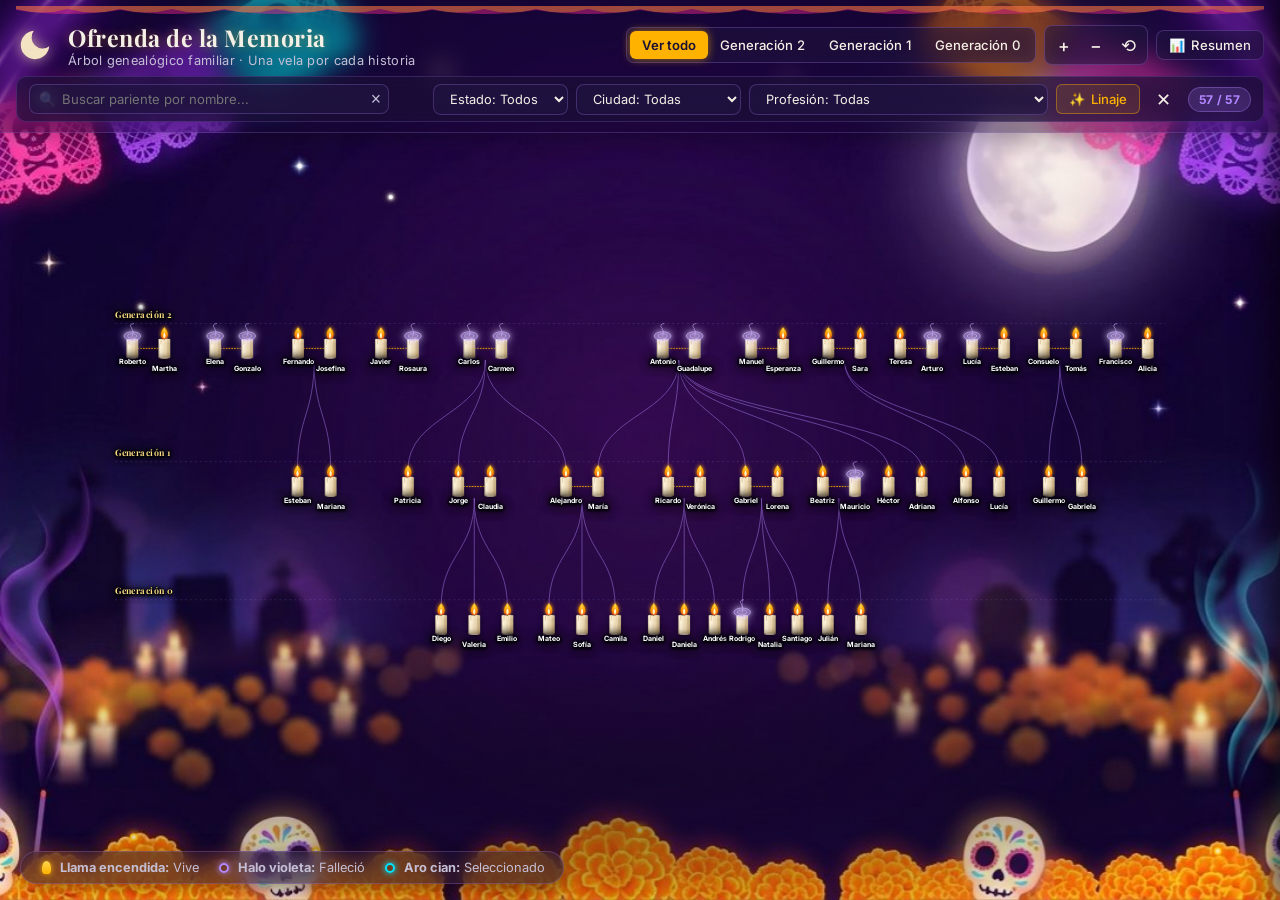
<file: index.html>
<!DOCTYPE html>
<html lang="es">
<head>
  <meta charset="UTF-8">
  <meta name="viewport" content="width=device-width, initial-scale=1.0">
  <title>Ofrenda de la Memoria · Árbol Genealógico</title>
  <meta name="description" content="Dashboard interactivo del árbol genealógico presentado como una ofrenda nocturna de Día de Muertos con velas.">
  <link rel="stylesheet" href="css/styles.css?v=5">
  <link rel="preconnect" href="https://fonts.googleapis.com">
  <link rel="preconnect" href="https://fonts.gstatic.com" crossorigin>
  <link href="https://fonts.googleapis.com/css2?family=Inter:wght@400;500;600;700&family=Playfair+Display:ital,wght@0,600;0,700;1,400&display=swap" rel="stylesheet">
</head>
<body>
  <div id="app">
    <!-- Escena Decorativa y Fondo Animado Sutil (1376x768 cover centrado abajo) -->
    <div class="bg-stage-wrapper" aria-hidden="true">
      <div class="bg-stage-frame">
        <div class="bg-stage-content">
          <img src="assets/fondo-ofrenda.jpg" alt="" class="bg-stage-image" />
          <div class="bg-stage-effects">
            <!-- 1. Halo pulsante sobre la luna (arriba a la derecha) -->
            <div class="bg-moon-halo"></div>

            <!-- 2. Puntos sobre estrellas visibles en el cielo con parpadeo suave -->
            <div class="bg-star star-1"></div>
            <div class="bg-star star-2"></div>
            <div class="bg-star star-3"></div>
            <div class="bg-star star-4"></div>
            <div class="bg-star star-5"></div>
            <div class="bg-star star-6"></div>
            <div class="bg-star star-7"></div>
            <div class="bg-star star-8"></div>
            <div class="bg-star star-9"></div>
            <div class="bg-star star-10"></div>

            <!-- 3. Hilos translúcidos de incienso en bucle (violeta izquierda, cian derecha) -->
            <div class="bg-incense-smoke smoke-left-flank">
              <div class="smoke-ribbon ribbon-1"></div>
              <div class="smoke-ribbon ribbon-2"></div>
            </div>
            <div class="bg-incense-smoke smoke-right-flank">
              <div class="smoke-ribbon ribbon-1"></div>
              <div class="smoke-ribbon ribbon-2"></div>
            </div>

            <!-- 4. Destellos cálidos sobre velas borrosas del fondo -->
            <div class="bg-candle-sparkle sparkle-1"></div>
            <div class="bg-candle-sparkle sparkle-2"></div>
            <div class="bg-candle-sparkle sparkle-3"></div>
            <div class="bg-candle-sparkle sparkle-4"></div>
            <div class="bg-candle-sparkle sparkle-5"></div>
            <div class="bg-candle-sparkle sparkle-6"></div>
            <div class="bg-candle-sparkle sparkle-7"></div>

            <!-- 5. Pétalos de cempasúchil que caen por los costados (fuera de la zona central) -->
            <!-- Flanco izquierdo -->
            <div class="bg-petal petal-l1"></div>
            <div class="bg-petal petal-l2"></div>
            <div class="bg-petal petal-l3"></div>
            <div class="bg-petal petal-l4"></div>
            <div class="bg-petal petal-l5"></div>
            <div class="bg-petal petal-l6"></div>
            <!-- Flanco derecho -->
            <div class="bg-petal petal-r1"></div>
            <div class="bg-petal petal-r2"></div>
            <div class="bg-petal petal-r3"></div>
            <div class="bg-petal petal-r4"></div>
            <div class="bg-petal petal-r5"></div>
            <div class="bg-petal petal-r6"></div>
          </div>
        </div>
      </div>
    </div>

    <!-- Header y Cenefa de Papel Picado -->
    <header class="site-header" role="banner">
      <div class="papel-picado-banner" aria-hidden="true">
        <svg viewBox="0 0 1200 12" preserveAspectRatio="none">
          <path d="M0,0 L1200,0 L1200,4 Q1150,12 1100,4 Q1050,12 1000,4 Q950,12 900,4 Q850,12 800,4 Q750,12 700,4 Q650,12 600,4 Q550,12 500,4 Q450,12 400,4 Q350,12 300,4 Q250,12 200,4 Q150,12 100,4 Q50,12 0,4 Z" fill="#FF2D95" opacity="0.5"/>
          <path d="M0,0 L1200,0 L1200,3 Q1175,10 1150,3 Q1125,10 1100,3 Q1075,10 1050,3 Q1025,10 1000,3 Q975,10 950,3 Q925,10 900,3 Q875,10 850,3 Q825,10 800,3 Q775,10 750,3 Q725,10 700,3 Q675,10 650,3 Q625,10 600,3 Q575,10 550,3 Q525,10 500,3 Q475,10 450,3 Q425,10 400,3 Q375,10 350,3 Q325,10 300,3 Q275,10 250,3 Q225,10 200,3 Q175,10 150,3 Q125,10 100,3 Q75,10 50,3 Q25,10 0,3 Z" fill="#FFB300" opacity="0.38"/>
        </svg>
      </div>

      <div class="header-content">
        <div class="brand-area">
          <svg class="brand-moon" viewBox="0 0 40 40" aria-hidden="true">
            <path d="M 35 21.32 A 15 15 0 1 1 18.68 5 A 11.67 11.67 0 0 0 35 21.32 Z" fill="var(--cera)" />
          </svg>
          <div>
            <h1 class="site-title">Ofrenda de la Memoria</h1>
            <p class="site-subtitle">Árbol genealógico familiar · Una vela por cada historia</p>
          </div>
        </div>

        <!-- Controles de Navegación por Generaciones y Zoom -->
        <div class="nav-controls" role="toolbar" aria-label="Controles de navegación">
          <div class="btn-group" role="group" aria-label="Nivel generacional">
            <button type="button" class="btn active" id="btn-gen-all" data-gen="all">Ver todo</button>
            <button type="button" class="btn" id="btn-gen-2" data-gen="2">Generación 2</button>
            <button type="button" class="btn" id="btn-gen-1" data-gen="1">Generación 1</button>
            <button type="button" class="btn" id="btn-gen-0" data-gen="0">Generación 0</button>
          </div>

          <div class="btn-group" role="group" aria-label="Controles de zoom">
            <button type="button" class="btn btn-icon" id="btn-zoom-in" title="Acercar (+)" aria-label="Acercar">+</button>
            <button type="button" class="btn btn-icon" id="btn-zoom-out" title="Alejar (-)" aria-label="Alejar">−</button>
            <button type="button" class="btn btn-icon" id="btn-zoom-reset" title="Restablecer vista" aria-label="Restablecer vista">⟲</button>
          </div>

          <button type="button" class="btn btn-summary" id="btn-toggle-summary" title="Ver resumen demográfico y memoria familiar" aria-expanded="false" aria-controls="summary-panel">
            <span aria-hidden="true">📊</span> Resumen
          </button>
        </div>
      </div>

      <!-- Barra Secundaria: Búsqueda, Filtros Combinados y Linaje (Fase 2) -->
      <div class="header-toolbar-secondary" role="region" aria-label="Herramientas de búsqueda y filtros">
        <div class="search-container">
          <div class="search-input-wrapper">
            <span class="search-icon" aria-hidden="true">🔍</span>
            <input type="search" id="input-search" class="search-input" placeholder="Buscar pariente por nombre..." autocomplete="off" aria-label="Buscar pariente por nombre" />
            <button type="button" id="btn-clear-search" class="btn-clear-search hidden" title="Borrar búsqueda" aria-label="Borrar búsqueda">×</button>
          </div>
          <div id="search-dropdown" class="search-dropdown hidden" role="listbox" aria-label="Resultados de búsqueda"></div>
        </div>

        <div class="filter-controls">
          <div class="select-wrapper">
            <select id="filter-status" class="filter-select" aria-label="Filtrar por estado">
              <option value="all">Estado: Todos</option>
              <option value="alive">Solo vivos</option>
              <option value="deceased">Solo fallecidos</option>
            </select>
          </div>

          <div class="select-wrapper">
            <select id="filter-city" class="filter-select" aria-label="Filtrar por ciudad">
              <option value="all">Ciudad: Todas</option>
            </select>
          </div>

          <div class="select-wrapper">
            <select id="filter-profession" class="filter-select" aria-label="Filtrar por profesión">
              <option value="all">Profesión: Todas</option>
            </select>
          </div>

          <button type="button" class="btn btn-lineage" id="btn-toggle-lineage" title="Resaltar ancestros y descendientes de la persona seleccionada" aria-pressed="false">
            <span class="icon-lineage" aria-hidden="true">✨</span> Linaje
          </button>

          <button type="button" class="btn btn-icon btn-clear-filters" id="btn-clear-all-filters" title="Limpiar todos los filtros" aria-label="Limpiar todos los filtros">
            ✕
          </button>

          <span id="filter-count-badge" class="filter-badge" title="Personas coincidentes">57 / 57</span>
        </div>
      </div>
    </header>

    <!-- Contenedor del Lienzo Interactivo -->
    <main class="viewport-container" id="viewport-container" role="main" aria-label="Lienzo del árbol genealógico">
      <!-- Capa de Contraste Radial Suave para Legibilidad del Árbol -->
      <div class="viewport-radial-overlay" aria-hidden="true"></div>

      <svg id="tree-canvas" role="img" aria-label="Árbol genealógico familiar en ofrenda nocturna">
        <defs>
          <!-- Filtro de resplandor cálido (llama de vivos) -->
          <filter id="glow-warm" x="-60%" y="-60%" width="220%" height="220%">
            <feGaussianBlur in="SourceGraphic" stdDeviation="4" result="blur1" />
            <feGaussianBlur in="SourceGraphic" stdDeviation="9" result="blur2" />
            <feMerge>
              <feMergeNode in="blur2" />
              <feMergeNode in="blur1" />
              <feMergeNode in="SourceGraphic" />
            </feMerge>
          </filter>

          <!-- Filtro de halo espectral reforzado (fallecidos) -->
          <filter id="glow-violet" x="-70%" y="-70%" width="240%" height="240%">
            <feGaussianBlur in="SourceGraphic" stdDeviation="6" result="blur1" />
            <feGaussianBlur in="SourceGraphic" stdDeviation="12" result="blur2" />
            <feMerge>
              <feMergeNode in="blur2" />
              <feMergeNode in="blur1" />
              <feMergeNode in="SourceGraphic" />
            </feMerge>
          </filter>

          <!-- Gradiente de llama cempasúchil -->
          <linearGradient id="flame-grad" x1="0%" y1="100%" x2="0%" y2="0%">
            <stop offset="0%" stop-color="#E64A19" />
            <stop offset="35%" stop-color="#FFB300" />
            <stop offset="80%" stop-color="#FFE082" />
            <stop offset="100%" stop-color="#FFFFFF" />
          </linearGradient>

          <!-- Gradientes de la llama multicapa (Capa exterior, media y núcleo) -->
          <linearGradient id="flame-outer-grad" x1="0%" y1="100%" x2="0%" y2="0%">
            <stop offset="0%" stop-color="#E64A19" />
            <stop offset="40%" stop-color="#FF8F00" />
            <stop offset="80%" stop-color="#FFB300" />
            <stop offset="100%" stop-color="#FFE082" />
          </linearGradient>

          <linearGradient id="flame-mid-grad" x1="0%" y1="100%" x2="0%" y2="0%">
            <stop offset="0%" stop-color="#FF5722" />
            <stop offset="45%" stop-color="#FF9800" />
            <stop offset="85%" stop-color="#FFD54F" />
            <stop offset="100%" stop-color="#FFF59D" />
          </linearGradient>

          <linearGradient id="flame-core-grad" x1="0%" y1="100%" x2="0%" y2="0%">
            <stop offset="0%" stop-color="#FFE082" />
            <stop offset="40%" stop-color="#FFF9C4" />
            <stop offset="100%" stop-color="#FFFFFF" />
          </linearGradient>

          <!-- Gradiente del cuerpo de la vela (cilindro y luz lateral) -->
          <linearGradient id="candle-grad" x1="0%" y1="0%" x2="100%" y2="0%">
            <stop offset="0%" stop-color="#CBB58E" />
            <stop offset="14%" stop-color="#FFF7E2" />
            <stop offset="36%" stop-color="#F5E6C6" />
            <stop offset="68%" stop-color="#E7D2AA" />
            <stop offset="100%" stop-color="#BDA173" />
          </linearGradient>

          <!-- Gradiente vertical para volumen y sombreado inferior -->
          <linearGradient id="candle-vert-grad" x1="0%" y1="0%" x2="0%" y2="100%">
            <stop offset="0%" stop-color="#FFFFFF" stop-opacity="0.3" />
            <stop offset="25%" stop-color="#FFFFFF" stop-opacity="0" />
            <stop offset="70%" stop-color="#4A3415" stop-opacity="0.06" />
            <stop offset="100%" stop-color="#33210C" stop-opacity="0.32" />
          </linearGradient>

          <!-- Gradiente para gotas de cera en relieve -->
          <linearGradient id="candle-drip-grad" x1="0%" y1="0%" x2="100%" y2="0%">
            <stop offset="0%" stop-color="#FFF8E7" />
            <stop offset="60%" stop-color="#EEDBB7" />
            <stop offset="100%" stop-color="#CBB184" />
          </linearGradient>

          <!-- Gradiente radial para charco de cera en la base -->
          <radialGradient id="candle-pool-grad" cx="50%" cy="50%" r="50%">
            <stop offset="0%" stop-color="#F5E8C8" stop-opacity="0.9" />
            <stop offset="65%" stop-color="#DFC8A0" stop-opacity="0.7" />
            <stop offset="100%" stop-color="#A18452" stop-opacity="0.25" />
          </radialGradient>

          <!-- Gradiente de llama violeta del ritual de difuntos -->
          <linearGradient id="flame-violet-grad" x1="0%" y1="100%" x2="0%" y2="0%">
            <stop offset="0%" stop-color="#4A148C" />
            <stop offset="30%" stop-color="#7C4DFF" />
            <stop offset="70%" stop-color="#B388FF" />
            <stop offset="90%" stop-color="#E1BEE7" />
            <stop offset="100%" stop-color="#FFFFFF" />
          </linearGradient>

          <!-- FORMA REUTILIZABLE: Cuerpo artesanal de la vela (idéntico en las 57 velas) -->
          <g id="candle-artistic-body">
            <!-- Charco de cera en la base -->
            <ellipse class="candle-base-pool" cx="0" cy="34" rx="24" ry="4.5" fill="url(#candle-pool-grad)" />

            <!-- Columna de cera con borde superior ondulado -->
            <path class="candle-wax-column"
                  d="M -21,32 L -21,-33 Q -15,-35.5 -7,-33 Q 0,-34.5 10,-35 Q 16,-34.5 21,-33 L 21,32 Q 0,35 -21,32 Z"
                  fill="url(#candle-grad)"
                  stroke="rgba(255, 255, 255, 0.45)"
                  stroke-width="1.2" />

            <!-- Sombreado vertical de volumen -->
            <path d="M -21,32 L -21,-33 Q -15,-35.5 -7,-33 Q 0,-34.5 10,-35 Q 16,-34.5 21,-33 L 21,32 Q 0,35 -21,32 Z"
                  fill="url(#candle-vert-grad)" />

            <!-- Vetas verticales sutiles de cera -->
            <path d="M -8,-28 Q -6,-2 -8,26" fill="none" stroke="rgba(255, 255, 255, 0.28)" stroke-width="1.4" stroke-linecap="round" />
            <path d="M 4,-20 Q 5,2 3,24" fill="none" stroke="rgba(255, 255, 255, 0.2)" stroke-width="1.1" stroke-linecap="round" />
            <path d="M 12,-26 Q 13,0 11,25" fill="none" stroke="rgba(75, 45, 18, 0.16)" stroke-width="1.1" stroke-linecap="round" />

            <!-- Goteos de cera en relieve -->
            <path d="M -17,-34 L -17,-16 C -17,-12 -11,-12 -11,-16 L -11,-33 Z"
                  fill="url(#candle-drip-grad)"
                  stroke="rgba(255, 255, 255, 0.35)"
                  stroke-width="0.8" />
            <path d="M 7,-34 L 7,-24 C 7,-21 11,-21 11,-24 L 11,-34 Z"
                  fill="url(#candle-drip-grad)"
                  stroke="rgba(255, 255, 255, 0.35)"
                  stroke-width="0.8" />

            <!-- Pábilo oscuro visible bajo la llama -->
            <path class="candle-wick" d="M 0,-33 Q 0.6,-38 -0.8,-44"
                  fill="none" stroke="#261A13" stroke-width="2.4" stroke-linecap="round" />
            <!-- Punta quemada del pábilo -->
            <ellipse cx="-0.8" cy="-44" rx="1.5" ry="1.3" fill="#120A05" />
          </g>

          <!-- FORMA REUTILIZABLE: Llama multicapa (3 capas superpuestas) -->
          <g id="flame-artistic-layers">
            <!-- Capa 1: Exterior Cempasúchil -->
            <path class="flame-layer-outer" fill="url(#flame-outer-grad)"
                  d="M 0,-77 C 13,-63 15,-49 10,-39 C 6,-33 -6,-33 -10,-39 C -15,-49 -13,-63 0,-77 Z" />
            <!-- Capa 2: Media Naranja -->
            <path class="flame-layer-mid" fill="url(#flame-mid-grad)"
                  d="M 0,-71 C 9,-59 10,-48 7,-40 C 4,-35 -4,-35 -7,-40 C -10,-48 -9,-59 0,-71 Z" />
            <!-- Capa 3: Núcleo Blanco-Amarillo -->
            <path class="flame-layer-core" fill="url(#flame-core-grad)"
                  d="M 0,-58 C 5,-50 5,-44 3,-39 C 2,-36 -2,-36 -3,-39 C -5,-44 -5,-50 0,-58 Z" />
          </g>
        </defs>

        <!-- Grupo principal transformable (Zoom y Pan) -->
        <g id="viewport-group">
          <!-- Guías y Rótulos de Niveles Generacionales -->
          <g id="level-guides-layer" aria-hidden="true"></g>

          <!-- Capa de Conexiones de Pareja (Guirnaldas de Cempasúchil) -->
          <g id="couple-links-layer"></g>

          <!-- Capa de Conexiones de Filiación (Padres a Hijos) -->
          <g id="parent-links-layer"></g>

          <!-- Capa de Velas (Nodos) -->
          <g id="nodes-layer" role="group" aria-label="Velas de la familia"></g>
        </g>
      </svg>
    </main>

    <!-- Leyenda Fija Permanente -->
    <div class="fixed-legend" role="complementary" aria-label="Simbología del árbol">
      <div class="legend-item">
        <span class="legend-symbol"><span class="symbol-alive"></span></span>
        <span><strong>Llama encendida:</strong> Vive</span>
      </div>
      <div class="legend-item">
        <span class="legend-symbol"><span class="symbol-deceased"></span></span>
        <span><strong>Halo violeta:</strong> Falleció</span>
      </div>
      <div class="legend-item">
        <span class="legend-symbol"><span class="symbol-selected"></span></span>
        <span><strong>Aro cian:</strong> Seleccionado</span>
      </div>
    </div>

    <!-- Panel de Resumen Demográfico y Memoria Familiar (Fase 3 reducida) -->
    <aside id="summary-panel" class="summary-panel hidden" role="region" aria-labelledby="summary-panel-title" aria-label="Resumen demográfico de la memoria familiar">
      <div class="summary-card">
        <header class="summary-header">
          <div class="summary-header-title">
            <span class="summary-header-icon" aria-hidden="true">📊</span>
            <h2 id="summary-panel-title" class="summary-title">Resumen de la Memoria</h2>
          </div>
          <button type="button" class="btn-close-summary" id="btn-close-summary" aria-label="Cerrar resumen" title="Cerrar (Esc)">✕</button>
        </header>

        <div class="summary-body" id="summary-body">
          <!-- Métricas globales -->
          <div class="summary-totals-grid">
            <div class="summary-total-box">
              <span class="summary-total-number" id="sum-total-persons">0</span>
              <span class="summary-total-label">Total personas</span>
            </div>
            <div class="summary-total-box">
              <span class="summary-total-number highlight-alive" id="sum-alive-persons">0</span>
              <span class="summary-total-label">Vivos</span>
            </div>
            <div class="summary-total-box">
              <span class="summary-total-number highlight-deceased" id="sum-deceased-persons">0</span>
              <span class="summary-total-label">Fallecidos</span>
            </div>
          </div>

          <!-- Promedio global de años vividos -->
          <div class="summary-highlight-card">
            <div class="summary-highlight-label">Años vividos promedio de los fallecidos</div>
            <div class="summary-highlight-value"><span id="sum-avg-years">0</span> <span class="unit">años</span></div>
          </div>

          <!-- Desglose por generaciones -->
          <div class="summary-gen-section">
            <div class="summary-gen-heading">Fallecidos por generación</div>
            
            <div class="summary-gen-item">
              <div class="summary-gen-row">
                <span class="summary-gen-name">Generación 2</span>
                <span class="summary-gen-badge" id="sum-gen2-stat">0 de 0</span>
              </div>
            </div>

            <div class="summary-gen-item">
              <div class="summary-gen-row">
                <span class="summary-gen-name">Generación 1</span>
                <span class="summary-gen-badge" id="sum-gen1-stat">0 de 0</span>
              </div>
              <div class="summary-gen-detail" id="sum-gen1-detail"></div>
            </div>

            <div class="summary-gen-item">
              <div class="summary-gen-row">
                <span class="summary-gen-name">Generación 0</span>
                <span class="summary-gen-badge" id="sum-gen0-stat">0 de 0</span>
              </div>
              <div class="summary-gen-detail" id="sum-gen0-detail"></div>
            </div>
          </div>
        </div>
      </div>
    </aside>

    <!-- Tooltip Flotante de Persona (Fase 2) -->
    <div id="candle-tooltip" class="candle-tooltip hidden" role="tooltip" aria-hidden="true"></div>

    <!-- Ficha de la Persona (Responsive: Lateral en Laptop, Bottom-Sheet en Móvil) -->
    <aside class="person-drawer" id="person-drawer" aria-hidden="true" role="dialog" aria-modal="true" aria-labelledby="drawer-person-name">
      <div class="drawer-drag-handle" aria-hidden="true"></div>
      
      <header class="drawer-header">
        <div>
          <div id="drawer-status-badge" class="drawer-status-badge alive">
            <span>●</span> <span id="drawer-status-text">Vive con nosotros</span>
          </div>
          <h2 class="drawer-title" id="drawer-person-name">Nombre de la Persona</h2>
          <button type="button" class="btn-drawer-lineage" id="btn-drawer-lineage">
            <span aria-hidden="true">✨</span> Resaltar linaje de esta persona
          </button>
        </div>
        <button type="button" class="btn-close-drawer" id="btn-close-drawer" aria-label="Cerrar ficha">×</button>
      </header>

      <div class="drawer-body" id="drawer-body">
        <!-- Fechas y Años Vividos / Edad -->
        <section class="card-section">
          <h3 class="section-label">Línea de Tiempo</h3>
          <div class="dates-grid">
            <div>
              <div class="date-item-label">Nacimiento</div>
              <div class="date-item-value" id="drawer-birth-date">—</div>
            </div>
            <div>
              <div class="date-item-label" id="drawer-death-label">Fallecimiento</div>
              <div class="date-item-value" id="drawer-death-date">—</div>
            </div>
          </div>
          <div class="calculated-tag" id="drawer-calculated-age">—</div>
        </section>

        <!-- Trayectoria Vital y Profesión -->
        <section class="card-section">
          <h3 class="section-label">Trayectoria y Origen</h3>
          <div class="trajectory-card">
            <div class="trajectory-item">
              <span class="trajectory-icon" aria-hidden="true">📍</span>
              <div class="trajectory-content">
                <div class="trajectory-title">Ciudad de origen</div>
                <div class="trajectory-value" id="drawer-origin-city">—</div>
              </div>
            </div>
            <div class="trajectory-item">
              <span class="trajectory-icon" aria-hidden="true">🗺️</span>
              <div class="trajectory-content">
                <div class="trajectory-title">Otras ciudades donde vivió</div>
                <div class="cities-chips" id="drawer-cities-list">
                  <span class="city-chip">Ninguna adicional registrada</span>
                </div>
              </div>
            </div>
            <div class="trajectory-item">
              <span class="trajectory-icon" aria-hidden="true">💼</span>
              <div class="trajectory-content">
                <div class="trajectory-title">Ocupación / Profesión</div>
                <div class="trajectory-value" id="drawer-profession">—</div>
              </div>
            </div>
            <div class="trajectory-item">
              <span class="trajectory-icon" aria-hidden="true">💍</span>
              <div class="trajectory-content">
                <div class="trajectory-title">Estado civil</div>
                <div class="trajectory-value" id="drawer-civil-status">—</div>
              </div>
            </div>
          </div>
        </section>

        <!-- Biografía e Historia Personal -->
        <section class="card-section">
          <h3 class="section-label">Historia de Vida</h3>
          <p class="bio-text" id="drawer-bio-text">—</p>
        </section>

        <!-- Información Médica -->
        <section class="card-section">
          <h3 class="section-label">Información Médica Registrada</h3>
          <p class="medical-box" id="drawer-medical-info">Sin información médica registrada</p>
        </section>

        <!-- Familiares Directos -->
        <section class="card-section">
          <h3 class="section-label">Vínculos Familiares Directos</h3>
          <div class="relatives-list" id="drawer-relatives-list">
            <!-- Botones dinámicos a familiares -->
          </div>
        </section>
      </div>
    </aside>
  </div>

  <!-- Script Principal de la Aplicación -->
  <script type="module" src="js/app.js?v=5"></script>
</body>
</html>
</file>
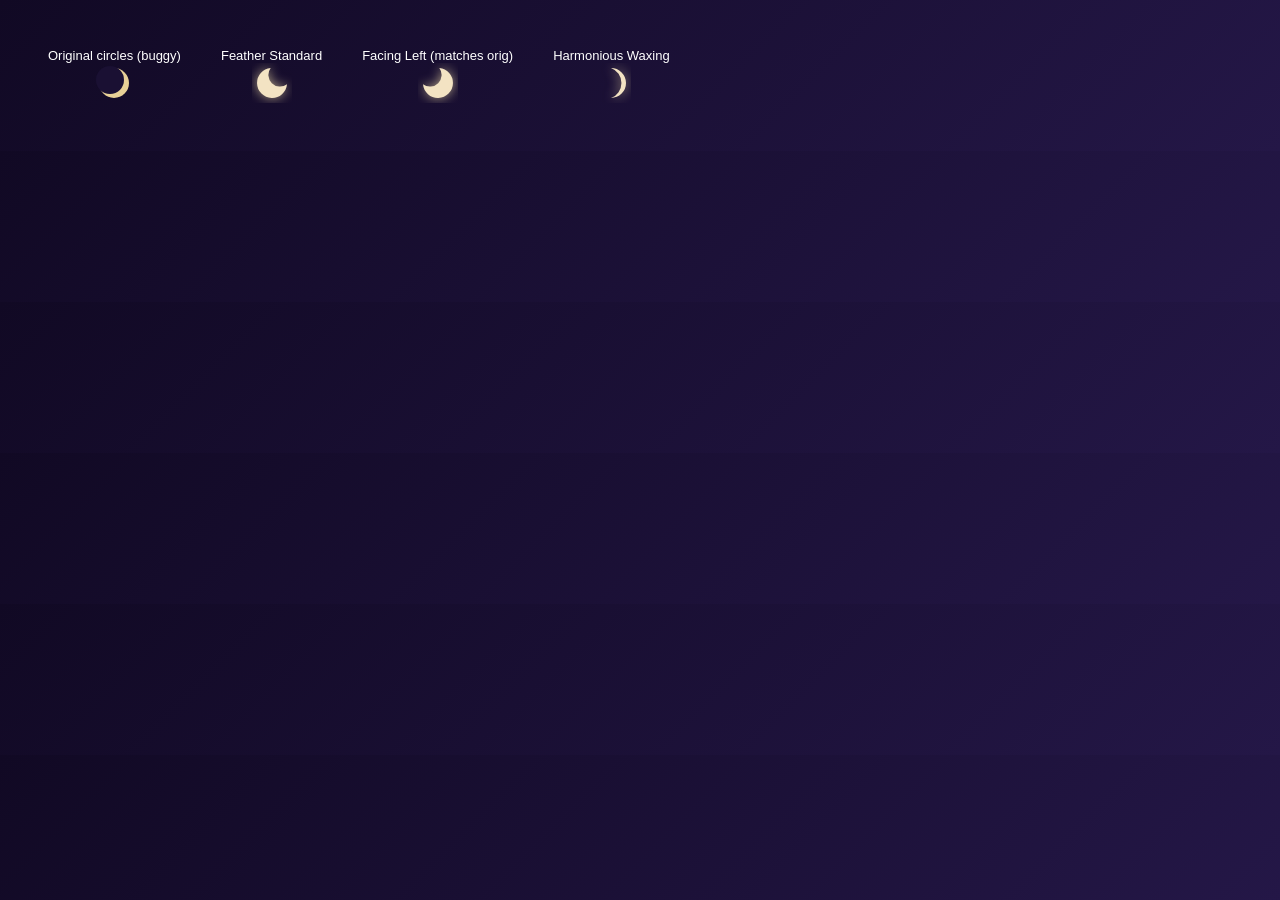
<file: tests/test_moons.html>
<!DOCTYPE html>
<html>
<head>
<style>
  body { background: linear-gradient(135deg, #110924, #241747); padding: 40px; display: flex; gap: 40px; }
  .box { display: flex; flex-direction: column; align-items: center; color: white; font-family: sans-serif; font-size: 13px; }
  svg { width: 40px; height: 40px; }
</style>
</head>
<body>
  <div class='box'>
    <span>Original circles (buggy)</span>
    <svg viewBox='0 0 40 40'>
      <circle cx='20' cy='20' r='15' fill='#FFE5A3' opacity='0.9'/>
      <circle cx='16' cy='17' r='14' fill='#1A1033'/>
    </svg>
  </div>
  <div class='box'>
    <span>Feather Standard</span>
    <svg viewBox='0 0 40 40'>
      <path d='M 35 21.32 A 15 15 0 1 1 18.68 5 A 11.67 11.67 0 0 0 35 21.32 Z' fill='var(--cera, #F3E3C3)' style='filter: drop-shadow(0 0 6px rgba(255, 235, 175, 0.65));' />
    </svg>
  </div>
  <div class='box'>
    <span>Facing Left (matches orig)</span>
    <svg viewBox='0 0 40 40'>
      <!-- Flipped horizontally around x=20 -->
      <path d='M 5 21.32 A 15 15 0 1 0 21.32 5 A 11.67 11.67 0 0 1 5 21.32 Z' fill='var(--cera, #F3E3C3)' style='filter: drop-shadow(0 0 6px rgba(255, 235, 175, 0.65));' />
    </svg>
  </div>
  <div class='box'>
    <span>Harmonious Waxing</span>
    <svg viewBox='0 0 40 40'>
      <path d='M 20 5 A 15 15 0 0 1 20 35 A 16 16 0 0 0 20 5 Z' fill='var(--cera, #F3E3C3)' style='filter: drop-shadow(0 0 6px rgba(255, 235, 175, 0.65));' />
    </svg>
  </div>
</body>
</html>
</file>
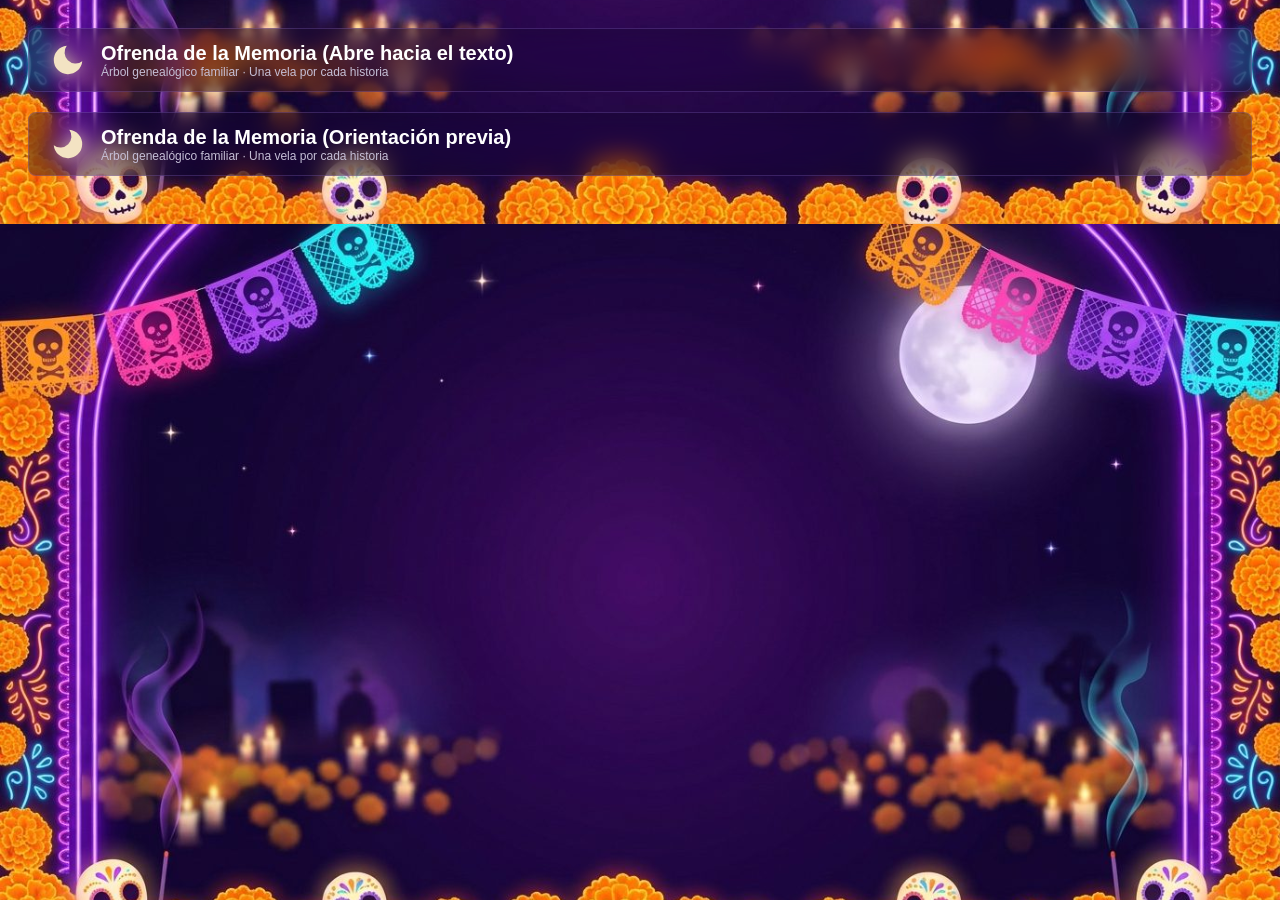
<file: tests/test_moons_header.html>
<!DOCTYPE html>
<html>
<head>
<style>
  body { background: #0b0518 url('../assets/fondo-ofrenda.jpg') center bottom/cover; padding: 20px; font-family: sans-serif; }
  .header-preview {
    background: rgba(18, 9, 36, 0.40);
    backdrop-filter: blur(12px) saturate(130%);
    border: 1px solid rgba(179, 136, 255, 0.22);
    padding: 12px 20px;
    margin-bottom: 20px;
    border-radius: 8px;
    display: flex;
    align-items: center;
    gap: 14px;
  }
  .brand-moon { width: 38px; height: 38px; filter: drop-shadow(0 0 8px rgba(255, 235, 175, 0.65)); }
  .site-title { font-size: 20px; margin: 0; color: #FFF; font-weight: bold; }
  .site-subtitle { font-size: 12px; margin: 0; color: #C5BFD6; }
</style>
</head>
<body>
  <div class="header-preview">
    <svg class="brand-moon" viewBox="0 0 40 40" aria-hidden="true">
      <path d="M 35 21.32 A 15 15 0 1 1 18.68 5 A 11.67 11.67 0 0 0 35 21.32 Z" fill="#F3E3C3" />
    </svg>
    <div>
      <h1 class="site-title">Ofrenda de la Memoria (Abre hacia el texto)</h1>
      <p class="site-subtitle">Árbol genealógico familiar · Una vela por cada historia</p>
    </div>
  </div>

  <div class="header-preview">
    <svg class="brand-moon" viewBox="0 0 40 40" aria-hidden="true">
      <path d="M 5 21.32 A 15 15 0 1 0 21.32 5 A 11.67 11.67 0 0 1 5 21.32 Z" fill="#F3E3C3" />
    </svg>
    <div>
      <h1 class="site-title">Ofrenda de la Memoria (Orientación previa)</h1>
      <p class="site-subtitle">Árbol genealógico familiar · Una vela por cada historia</p>
    </div>
  </div>
</body>
</html>
</file>
<file: css/styles.css>
/* ==========================================================================
   Ofrenda de la Memoria — Estilos CSS
   Paleta: "Ofrenda neón cálida", nocturna (docs/DISENO.md)
   ========================================================================== */

:root {
  --fondo: #1A1033;
  --fondo-profundo: #110924;
  --panel: #241747;
  --panel-suave: #2E1F57;
  --panel-border: rgba(179, 136, 255, 0.25);
  
  --cempasuchil: #FFB300;
  --cempasuchil-claro: #FFD54F;
  --cempasuchil-glow: rgba(255, 179, 0, 0.6);
  
  --rosa: #FF2D95;
  --rosa-glow: rgba(255, 45, 149, 0.5);
  
  --violeta: #B388FF;
  --violeta-tenue: rgba(179, 136, 255, 0.4);
  --violeta-glow: rgba(179, 136, 255, 0.5);
  
  --cian: #00E5FF;
  --cian-glow: rgba(0, 229, 255, 0.7);
  
  --verde: #4CAF7A;
  
  --texto: #F5F0E6;
  --texto-secundario: #C5BFD6;
  --texto-atenuado: #8C84A4;
  
  --cera: #F3E3C3;
  --cera-sombra: #D2C19E;
  
  --fuente-titulo: 'Playfair Display', Georgia, serif;
  --fuente-sans: 'Inter', -apple-system, BlinkMacSystemFont, "Segoe UI", Roboto, sans-serif;
  
  --transicion-suave: 0.25s ease;
}

*, *::before, *::after {
  box-sizing: border-box;
  margin: 0;
  padding: 0;
}

html, body {
  width: 100%;
  height: 100%;
  overflow: hidden;
  background-color: var(--fondo);
  color: var(--texto);
  font-family: var(--fuente-sans);
  -webkit-font-smoothing: antialiased;
}

/* ==========================================================================
   Contenedor Principal y Header
   ========================================================================== */

#app {
  display: flex;
  flex-direction: column;
  width: 100vw;
  height: 100vh;
  position: relative;
  background-color: #0b0518;
}

.site-header {
  position: relative;
  z-index: 10;
  background: rgba(18, 9, 36, 0.40);
  backdrop-filter: blur(12px) saturate(130%);
  -webkit-backdrop-filter: blur(12px) saturate(130%);
  border-bottom: 1px solid rgba(179, 136, 255, 0.22);
  padding: 6px 16px 10px;
  box-shadow: 0 4px 20px rgba(0, 0, 0, 0.25);
}

/* Papel Picado Cenefa */
.papel-picado-banner {
  width: 100%;
  height: 12px;
  margin-bottom: 4px;
  overflow: hidden;
  opacity: 0.85;
}

.papel-picado-banner svg {
  width: 100%;
  height: 100%;
  display: block;
}

.header-content {
  display: flex;
  align-items: center;
  justify-content: space-between;
  flex-wrap: wrap;
  gap: 12px;
}

.brand-area {
  display: flex;
  align-items: center;
  gap: 14px;
}

.brand-moon {
  width: 38px;
  height: 38px;
  flex-shrink: 0;
  overflow: visible;
  filter: drop-shadow(0 0 7px rgba(255, 235, 175, 0.65));
}

.brand-moon path {
  fill: var(--cera);
}

.site-title {
  font-family: var(--fuente-titulo);
  font-size: 1.45rem;
  font-weight: 700;
  color: var(--texto);
  letter-spacing: 0.5px;
  text-shadow: 0 0 10px rgba(255, 179, 0, 0.35);
}

.site-subtitle {
  font-size: 0.8rem;
  color: var(--texto-secundario);
  letter-spacing: 0.3px;
}

/* Controles de Navegación */
.nav-controls {
  display: flex;
  align-items: center;
  gap: 8px;
  flex-wrap: wrap;
}

.btn-group {
  display: flex;
  background: rgba(36, 23, 71, 0.45);
  backdrop-filter: blur(8px);
  -webkit-backdrop-filter: blur(8px);
  border: 1px solid var(--panel-border);
  border-radius: 8px;
  padding: 3px;
}

.btn {
  background: transparent;
  color: var(--texto);
  border: none;
  padding: 6px 12px;
  font-size: 0.82rem;
  font-family: inherit;
  font-weight: 500;
  border-radius: 6px;
  cursor: pointer;
  transition: all var(--transicion-suave);
  display: inline-flex;
  align-items: center;
  gap: 6px;
}

.btn:hover {
  background: rgba(255, 179, 0, 0.15);
  color: var(--cempasuchil);
}

.btn:focus-visible {
  outline: 2px solid var(--cian);
  outline-offset: 2px;
}

.btn.active {
  background: var(--cempasuchil);
  color: #1A1033;
  font-weight: 600;
  box-shadow: 0 0 10px var(--cempasuchil-glow);
}

.btn-icon {
  width: 32px;
  height: 32px;
  padding: 0;
  display: flex;
  align-items: center;
  justify-content: center;
  font-size: 1.1rem;
}

/* ==========================================================================
   Barra Secundaria: Búsqueda y Filtros Combinados (Fase 2)
   ========================================================================== */

.header-toolbar-secondary {
  display: flex;
  align-items: center;
  justify-content: space-between;
  flex-wrap: wrap;
  gap: 10px;
  margin-top: 8px;
  padding: 6px 12px;
  background: rgba(30, 18, 60, 0.58);
  backdrop-filter: blur(10px);
  -webkit-backdrop-filter: blur(10px);
  border: 1px solid rgba(179, 136, 255, 0.18);
  border-radius: 10px;
}

.search-container {
  position: relative;
  min-width: 250px;
  flex: 1;
  max-width: 360px;
}

.search-input-wrapper {
  position: relative;
  display: flex;
  align-items: center;
}

.search-icon {
  position: absolute;
  left: 10px;
  font-size: 0.85rem;
  opacity: 0.75;
  pointer-events: none;
}

.search-input {
  width: 100%;
  background: rgba(36, 23, 71, 0.45);
  backdrop-filter: blur(8px);
  -webkit-backdrop-filter: blur(8px);
  border: 1px solid var(--panel-border);
  border-radius: 8px;
  padding: 6px 30px 6px 32px;
  color: var(--texto);
  font-size: 0.82rem;
  font-family: inherit;
  outline: none;
  transition: all var(--transicion-suave);
}

.search-input:focus {
  border-color: var(--cempasuchil);
  box-shadow: 0 0 10px rgba(255, 179, 0, 0.25);
}

.btn-clear-search {
  position: absolute;
  right: 8px;
  background: none;
  border: none;
  color: var(--texto-secundario);
  font-size: 1.1rem;
  cursor: pointer;
  padding: 0;
  display: flex;
  align-items: center;
  justify-content: center;
}

.search-dropdown {
  position: absolute;
  top: 100%;
  left: 0;
  right: 0;
  margin-top: 4px;
  background: rgba(36, 23, 71, 0.98);
  backdrop-filter: blur(12px);
  border: 1px solid var(--panel-border);
  border-radius: 8px;
  max-height: 260px;
  overflow-y: auto;
  z-index: 100;
  box-shadow: 0 8px 24px rgba(0, 0, 0, 0.6);
}

.search-dropdown.hidden {
  display: none;
}

.search-item {
  display: flex;
  align-items: center;
  gap: 10px;
  padding: 8px 12px;
  cursor: pointer;
  border-bottom: 1px solid rgba(255, 255, 255, 0.05);
  transition: background 0.15s ease;
}

.search-item:hover, .search-item:focus {
  background: rgba(255, 179, 0, 0.15);
  outline: none;
}

.search-dot {
  width: 8px;
  height: 8px;
  border-radius: 50%;
  flex-shrink: 0;
}

.search-dot.alive {
  background: var(--cempasuchil);
  box-shadow: 0 0 6px var(--cempasuchil);
}

.search-dot.deceased {
  background: var(--violeta);
  box-shadow: 0 0 6px var(--violeta);
}

.search-name {
  font-size: 0.84rem;
  font-weight: 600;
  color: var(--texto);
}

.search-meta {
  font-size: 0.72rem;
  color: var(--texto-secundario);
}

.search-empty {
  padding: 12px;
  text-align: center;
  font-size: 0.8rem;
  color: var(--texto-atenuado);
}

.filter-controls {
  display: flex;
  align-items: center;
  gap: 8px;
  flex-wrap: wrap;
}

.filter-select {
  background: rgba(36, 23, 71, 0.45);
  backdrop-filter: blur(8px);
  -webkit-backdrop-filter: blur(8px);
  border: 1px solid var(--panel-border);
  border-radius: 8px;
  padding: 6px 12px;
  color: var(--texto);
  font-size: 0.8rem;
  font-family: inherit;
  outline: none;
  cursor: pointer;
  transition: all var(--transicion-suave);
}

.filter-select:focus {
  border-color: var(--cian);
}

.filter-select option {
  background: #241747;
  color: var(--texto);
}

.btn-lineage {
  background: rgba(255, 179, 0, 0.12);
  border: 1px solid rgba(255, 179, 0, 0.4);
  color: var(--cempasuchil);
}

.btn-lineage:hover {
  background: rgba(255, 179, 0, 0.25);
  border-color: var(--cempasuchil);
}

.btn-lineage.active {
  background: var(--cempasuchil);
  color: #1A1033;
  font-weight: 700;
  box-shadow: 0 0 12px var(--cempasuchil-glow);
}

.btn-summary {
  background: rgba(36, 23, 71, 0.45);
  backdrop-filter: blur(8px);
  -webkit-backdrop-filter: blur(8px);
  border: 1px solid var(--panel-border);
  border-radius: 8px;
  color: var(--texto);
  font-size: 0.82rem;
  font-weight: 500;
  padding: 6px 12px;
  cursor: pointer;
  display: inline-flex;
  align-items: center;
  gap: 6px;
  transition: all var(--transicion-suave);
}

.btn-summary:hover {
  background: rgba(255, 179, 0, 0.18);
  border-color: var(--cempasuchil);
  color: var(--cempasuchil);
}

.btn-summary:focus-visible {
  outline: 2px solid var(--cian);
  outline-offset: 2px;
}

.btn-summary.active {
  background: var(--cempasuchil);
  color: #1A1033;
  font-weight: 700;
  box-shadow: 0 0 12px var(--cempasuchil-glow);
}

.filter-badge {
  font-size: 0.75rem;
  font-weight: 700;
  background: rgba(179, 136, 255, 0.18);
  border: 1px solid rgba(179, 136, 255, 0.35);
  padding: 4px 10px;
  border-radius: 20px;
  color: var(--violeta);
  letter-spacing: 0.3px;
}

/* ==========================================================================
   Lienzo SVG de la Ofrenda
   ========================================================================== */

.viewport-container {
  flex: 1;
  position: relative;
  overflow: hidden;
  cursor: grab;
  user-select: none;
  background: transparent;
}

.viewport-container:active {
  cursor: grabbing;
}

/* Capa de degradado radial oscuro suave para asegurar contraste AA */
.viewport-radial-overlay {
  position: absolute;
  inset: 0;
  pointer-events: none;
  /* Oscurece suavemente el centro del árbol y añade un degradado oscuro suave y localizado en la fila inferior ("Tu generación y primos") sin tocar arcos ni bordes */
  background: 
    radial-gradient(ellipse 72% 26% at 50% 84%, rgba(10, 5, 22, 0.48) 0%, rgba(10, 5, 22, 0.25) 45%, transparent 75%),
    radial-gradient(ellipse 65% 55% at 50% 48%, rgba(13, 7, 26, 0.35) 0%, rgba(13, 7, 26, 0.18) 50%, rgba(13, 7, 26, 0.02) 80%, transparent 100%);
  z-index: 1;
}

/* ==========================================================================
   Escena Decorativa de Fondo Animado (1376x768 cover centrado abajo)
   ========================================================================== */

.bg-stage-wrapper {
  position: fixed;
  inset: 0;
  width: 100vw;
  height: 100vh;
  overflow: hidden;
  pointer-events: none;
  z-index: 0;
}

.bg-stage-frame {
  position: absolute;
  bottom: 0;
  left: 50%;
  transform: translateX(-50%);
  transform-origin: center bottom;
  pointer-events: none;
  /* Anclaje cover centrado abajo con proporción exacta 1376x768 */
  height: 100vh;
  width: calc(100vh * (1376 / 768));
}

@media (min-aspect-ratio: 1376/768) {
  .bg-stage-frame {
    width: 100vw;
    height: calc(100vw * (768 / 1376));
  }
}

.bg-stage-content {
  position: absolute;
  inset: 0;
  width: 100%;
  height: 100%;
  transform-origin: center bottom;
  animation: bgBreathing 30s ease-in-out infinite alternate;
  will-change: transform;
}

/* 6. Respiración: zoom casi imperceptible del fondo (100% a 103%, ~30 s) */
@keyframes bgBreathing {
  0% {
    transform: scale(1.0);
  }
  100% {
    transform: scale(1.03);
  }
}

.bg-stage-image {
  position: absolute;
  inset: 0;
  width: 100%;
  height: 100%;
  object-fit: fill;
  display: block;
  user-select: none;
  pointer-events: none;
}

.bg-stage-effects {
  position: absolute;
  inset: 0;
  width: 100%;
  height: 100%;
  pointer-events: none;
}

/* 1. Estrellas: Puntos pequeños sobre estrellas visibles de la imagen con parpadeo suave */
.bg-star {
  position: absolute;
  width: 3.5px;
  height: 3.5px;
  margin-left: -1.75px;
  margin-top: -1.75px;
  border-radius: 50%;
  background-color: #FFFFFF;
  box-shadow: 0 0 3px 1px rgba(255, 255, 255, 0.8), 0 0 6px 2px rgba(255, 235, 175, 0.4);
  animation: starSoftTwinkle 4s ease-in-out infinite alternate;
  will-change: transform, opacity;
}

@keyframes starSoftTwinkle {
  0% {
    opacity: 0.22;
    transform: scale(0.65);
  }
  50% {
    opacity: 0.95;
    transform: scale(1.35);
  }
  100% {
    opacity: 0.32;
    transform: scale(0.75);
  }
}

.bg-star.star-1  { left: 7.8%; top: 12.6%; animation-duration: 3.4s; animation-delay: -0.6s; }
.bg-star.star-2  { left: 15.8%; top: 9.0%; animation-duration: 4.6s; animation-delay: -2.1s; }
.bg-star.star-3  { left: 19.0%; top: 34.1%; animation-duration: 3.8s; animation-delay: -1.3s; }
.bg-star.star-4  { left: 23.1%; top: 3.3%; animation-duration: 5.2s; animation-delay: -3.4s; }
.bg-star.star-5  { left: 28.9%; top: 18.4%; animation-duration: 4.1s; animation-delay: -0.9s; }
.bg-star.star-6  { left: 34.5%; top: 21.9%; animation-duration: 4.8s; animation-delay: -2.7s; }
.bg-star.star-7  { left: 59.2%; top: 8.7%; animation-duration: 3.6s; animation-delay: -1.8s; }
.bg-star.star-8  { left: 84.2%; top: 9.0%; animation-duration: 5.0s; animation-delay: -4.1s; }
.bg-star.star-9  { left: 87.2%; top: 33.6%; animation-duration: 4.3s; animation-delay: -1.5s; }
.bg-star.star-10 { left: 92.6%; top: 12.8%; animation-duration: 3.9s; animation-delay: -3.0s; }

/* 2. Luna: Halo suave sobre la luna arriba a la derecha que pulsa entre 6 y 8 s */
.bg-moon-halo {
  position: absolute;
  left: 75.65%;
  top: 19.95%;
  width: 190px;
  height: 190px;
  margin-left: -95px;
  margin-top: -95px;
  border-radius: 50%;
  background: radial-gradient(circle, rgba(255, 245, 215, 0.42) 0%, rgba(255, 220, 145, 0.22) 42%, rgba(255, 195, 80, 0.05) 70%, transparent 80%);
  animation: moonGlowPulse 7s ease-in-out infinite alternate;
  will-change: transform, opacity;
  pointer-events: none;
}

@keyframes moonGlowPulse {
  0% {
    transform: scale(0.92);
    opacity: 0.38;
  }
  100% {
    transform: scale(1.16);
    opacity: 0.72;
  }
}

/* 3. Humo: Dos hilos translúcidos sobre los inciensos en esquinas inferiores */
.bg-incense-smoke {
  position: absolute;
  pointer-events: none;
  width: 40px;
  height: 220px;
}

.smoke-left-flank {
  left: 9.7%;
  top: 94.5%;
  margin-left: -20px;
  margin-top: -220px;
}

.smoke-right-flank {
  left: 90.8%;
  top: 95.0%;
  margin-left: -20px;
  margin-top: -220px;
}

.smoke-ribbon {
  position: absolute;
  bottom: 0;
  left: 10px;
  width: 20px;
  height: 190px;
  border-radius: 50% 50% 30% 30% / 60% 60% 40% 40%;
  filter: blur(10px);
  will-change: transform, opacity;
}

/* Violeta a la izquierda como en la imagen */
.smoke-left-flank .smoke-ribbon {
  background: linear-gradient(to top, rgba(186, 104, 200, 0.45) 0%, rgba(142, 68, 173, 0.3) 38%, rgba(103, 58, 183, 0.1) 72%, transparent 100%);
}

/* Cian tenue a la derecha como en la imagen */
.smoke-right-flank .smoke-ribbon {
  background: linear-gradient(to top, rgba(77, 208, 225, 0.42) 0%, rgba(0, 188, 212, 0.26) 38%, rgba(38, 166, 154, 0.08) 72%, transparent 100%);
}

.smoke-left-flank .ribbon-1 {
  animation: smokeRiseLeft 9s ease-out infinite;
}

.smoke-left-flank .ribbon-2 {
  animation: smokeRiseLeft 11s ease-out infinite;
  animation-delay: -4.5s;
}

.smoke-right-flank .ribbon-1 {
  animation: smokeRiseRight 9.5s ease-out infinite;
}

.smoke-right-flank .ribbon-2 {
  animation: smokeRiseRight 11.5s ease-out infinite;
  animation-delay: -5s;
}

@keyframes smokeRiseLeft {
  0% {
    transform: translate3d(0, 40px, 0) scaleX(0.7) scaleY(0.4);
    opacity: 0;
  }
  20% {
    opacity: 0.52;
  }
  60% {
    opacity: 0.32;
  }
  100% {
    transform: translate3d(24px, -150px, 0) scaleX(1.7) scaleY(1.3);
    opacity: 0;
  }
}

@keyframes smokeRiseRight {
  0% {
    transform: translate3d(0, 40px, 0) scaleX(0.7) scaleY(0.4);
    opacity: 0;
  }
  20% {
    opacity: 0.46;
  }
  60% {
    opacity: 0.28;
  }
  100% {
    transform: translate3d(-24px, -150px, 0) scaleX(1.7) scaleY(1.3);
    opacity: 0;
  }
}

/* 4. Destellos: Brillos cálidos pequeños sobre las velas borrosas del fondo */
.bg-candle-sparkle {
  position: absolute;
  width: 8px;
  height: 8px;
  margin-left: -4px;
  margin-top: -4px;
  border-radius: 50%;
  background: radial-gradient(circle, #FFFDE7 0%, #FFD54F 40%, #FFB300 70%, transparent 100%);
  box-shadow: 0 0 6px 2px rgba(255, 179, 0, 0.6);
  animation: sparkleWarmGlow 3.2s ease-in-out infinite alternate;
  will-change: transform, opacity;
  pointer-events: none;
}

@keyframes sparkleWarmGlow {
  0% {
    transform: scale(0.65);
    opacity: 0.25;
  }
  50% {
    transform: scale(1.3);
    opacity: 0.85;
  }
  100% {
    transform: scale(0.7);
    opacity: 0.3;
  }
}

.bg-candle-sparkle.sparkle-1 { left: 5.9%; top: 94.5%; animation-duration: 2.7s; animation-delay: -0.4s; }
.bg-candle-sparkle.sparkle-2 { left: 18.6%; top: 93.0%; animation-duration: 3.5s; animation-delay: -1.7s; }
.bg-candle-sparkle.sparkle-3 { left: 29.9%; top: 94.5%; animation-duration: 3.0s; animation-delay: -2.3s; }
.bg-candle-sparkle.sparkle-4 { left: 50.0%; top: 92.2%; animation-duration: 3.8s; animation-delay: -0.9s; }
.bg-candle-sparkle.sparkle-5 { left: 85.8%; top: 94.5%; animation-duration: 2.9s; animation-delay: -1.4s; }
.bg-candle-sparkle.sparkle-6 { left: 96.7%; top: 87.5%; animation-duration: 3.4s; animation-delay: -2.8s; }
.bg-candle-sparkle.sparkle-7 { left: 96.7%; top: 52.3%; animation-duration: 3.1s; animation-delay: -1.1s; }

/* 5. Pétalos de cempasúchil que caen por los costados con opacidad máx 0.5 */
.bg-petal {
  position: absolute;
  top: -24px;
  background: linear-gradient(135deg, var(--cempasuchil, #FFB300) 0%, #FF8F00 75%, #E65100 100%);
  border-radius: 65% 15% 65% 15%;
  pointer-events: none;
  will-change: transform, opacity;
  box-shadow: 0 0 4px rgba(255, 143, 0, 0.35);
}

@keyframes petalFallLeft {
  0% {
    transform: translate3d(0, -30px, 0) rotate(0deg);
    opacity: 0;
  }
  12% {
    opacity: 0.44;
  }
  50% {
    transform: translate3d(20px, 420px, 0) rotate(140deg);
    opacity: 0.38;
  }
  85% {
    opacity: 0.30;
  }
  100% {
    transform: translate3d(-10px, 840px, 0) rotate(275deg);
    opacity: 0;
  }
}

@keyframes petalFallRight {
  0% {
    transform: translate3d(0, -30px, 0) rotate(0deg);
    opacity: 0;
  }
  12% {
    opacity: 0.42;
  }
  50% {
    transform: translate3d(-20px, 420px, 0) rotate(-140deg);
    opacity: 0.36;
  }
  85% {
    opacity: 0.28;
  }
  100% {
    transform: translate3d(12px, 840px, 0) rotate(-280deg);
    opacity: 0;
  }
}

/* Flanco izquierdo (left: 2.5% a 15.5%) */
.bg-petal.petal-l1 { left: 2.5%; width: 9px; height: 13px; animation: petalFallLeft 18s linear infinite; animation-delay: -2s; }
.bg-petal.petal-l2 { left: 5.5%; width: 11px; height: 15px; animation: petalFallLeft 22s linear infinite; animation-delay: -9s; }
.bg-petal.petal-l3 { left: 8.5%; width: 8px; height: 11px; animation: petalFallLeft 16s linear infinite; animation-delay: -14s; }
.bg-petal.petal-l4 { left: 11.0%; width: 10px; height: 14px; animation: petalFallLeft 24s linear infinite; animation-delay: -5s; }
.bg-petal.petal-l5 { left: 13.5%; width: 7px; height: 10px; animation: petalFallLeft 17s linear infinite; animation-delay: -11s; }
.bg-petal.petal-l6 { left: 15.5%; width: 9px; height: 13px; animation: petalFallLeft 21s linear infinite; animation-delay: -17s; }

/* Flanco derecho (left: 84.5% a 97.2%) */
.bg-petal.petal-r1 { left: 84.5%; width: 10px; height: 14px; animation: petalFallRight 20s linear infinite; animation-delay: -3s; }
.bg-petal.petal-r2 { left: 86.8%; width: 7px; height: 11px; animation: petalFallRight 16s linear infinite; animation-delay: -12s; }
.bg-petal.petal-r3 { left: 89.5%; width: 11px; height: 15px; animation: petalFallRight 25s linear infinite; animation-delay: -7s; }
.bg-petal.petal-r4 { left: 92.2%; width: 8px; height: 12px; animation: petalFallRight 18s linear infinite; animation-delay: -15s; }
.bg-petal.petal-r5 { left: 94.8%; width: 10px; height: 14px; animation: petalFallRight 23s linear infinite; animation-delay: -4s; }
.bg-petal.petal-r6 { left: 97.2%; width: 8px; height: 11px; animation: petalFallRight 17s linear infinite; animation-delay: -10s; }

/* Control de rendimiento y estado de pestaña */
.is-tab-hidden .bg-stage-content,
.is-tab-hidden .bg-stage-effects * {
  animation-play-state: paused !important;
}

#tree-canvas {
  width: 100%;
  height: 100%;
  display: block;
  position: relative;
  z-index: 2;
}

/* Suspensión de animaciones durante navegación y zoom (Fluidez 60 FPS) */
.is-navigating .flame,
.is-navigating .smoke-trail,
.is-navigating .bg-stage-effects * {
  animation-play-state: paused !important;
}

.is-navigating .flame,
.is-navigating .smoke-trail {
  animation: none !important;
}

.is-navigating .flame,
.is-navigating .ghost-halo,
.is-navigating .candle-node,
.is-navigating .parent-line,
.is-navigating .couple-line,
.is-navigating .selection-ring {
  filter: none !important;
}

/* Elementos SVG */
.level-guide-group,
.candle-node,
.couple-line,
.parent-line {
  transition: opacity 0.25s ease, filter 0.25s ease;
}

.level-banner-text {
  font-family: var(--fuente-titulo);
  font-size: 32px;
  font-weight: 700;
  fill: #FFE082;
  letter-spacing: 1.5px;
  opacity: 0.98;
  paint-order: stroke fill;
  stroke: rgba(10, 5, 25, 0.95);
  stroke-width: 3.5px;
  stroke-linejoin: round;
  text-shadow: 0 0 5px rgba(10, 5, 25, 0.98), 0 1px 3px #000000, 0 0 16px rgba(0, 0, 0, 0.95);
  pointer-events: none;
}

.level-separator-line {
  stroke: rgba(179, 136, 255, 0.28);
  stroke-width: 2;
  stroke-dasharray: 8 10;
}

/* Conectores */
.couple-line {
  stroke: var(--cempasuchil);
  stroke-width: 3;
  stroke-linecap: round;
  stroke-dasharray: 3 7;
  filter: drop-shadow(0 0 6px var(--cempasuchil-glow));
}

.parent-line {
  fill: none;
  stroke: var(--violeta);
  stroke-width: 2.2;
  opacity: 0.75;
  stroke-linecap: round;
  transition: stroke 0.25s ease, opacity 0.25s ease;
}

/* Velas (Nodos) */
.candle-node {
  cursor: pointer;
  outline: none;
}

.candle-node:focus-visible .selection-ring {
  stroke: var(--cian);
  stroke-width: 3.5;
  opacity: 1;
  filter: drop-shadow(0 0 10px var(--cian));
}

.candle-body {
  filter: drop-shadow(0 4px 10px rgba(0,0,0,0.65));
}

/* Detalle especial para velas de fallecidos (aura violeta perceptible en vista completa) */
.candle-node.deceased .candle-body {
  filter: drop-shadow(0 0 14px rgba(179, 136, 255, 0.45)) drop-shadow(0 4px 10px rgba(0,0,0,0.65));
}

.candle-wick {
  stroke: #261A13;
  stroke-width: 2.4;
  stroke-linecap: round;
}

/* Hilo de brasa tenue en pábilo de difuntos */
.candle-ember {
  fill: #FF5722;
  opacity: 0.85;
  filter: drop-shadow(0 0 2.5px #FF3D00);
}

/* Llama de Vivos (3 capas superpuestas con parpadeo orgánico individual) */
.flame {
  transform-origin: 0px -38px;
  animation: organicFlicker var(--flame-dur, 2.2s) infinite ease-in-out alternate var(--flame-delay, 0s);
  filter: drop-shadow(0 -3px 8px rgba(255, 140, 0, 0.55)) drop-shadow(0 -1px 3px rgba(255, 215, 0, 0.4));
}

/* Halo reforzado y Humo de Fallecidos */
.ghost-halo {
  fill: rgba(179, 136, 255, 0.25);
  stroke: #D1B3FF;
  stroke-width: 2.8;
  opacity: 0.95;
  filter: drop-shadow(0 0 18px #B388FF) drop-shadow(0 0 8px #FFF);
}

.ghost-halo-inner {
  fill: none;
  stroke: #FFFFFF;
  stroke-width: 1.4;
  opacity: 0.75;
}

.smoke-trail {
  stroke: #D1B3FF;
  stroke-width: 2.4;
  stroke-linecap: round;
  fill: none;
  opacity: 0.85;
  animation: smokeRise 3.2s infinite ease-in-out alternate;
}

/* Llama violeta del ritual de difuntos (docs/DISENO.md) */
.ritual-flame {
  opacity: 0;
  pointer-events: none;
  transform-origin: 0px 0px;
  transition: opacity 0.3s ease;
}

.candle-node.ritual-active .ritual-flame {
  opacity: 1;
  animation: ritualIgnite 2.2s cubic-bezier(0.25, 1, 0.5, 1) forwards;
}

.candle-node.ritual-active .ghost-halo {
  animation: ritualHaloPulse 2.2s ease-in-out forwards;
}

@keyframes ritualIgnite {
  0% {
    opacity: 0;
    transform: scale(0.2) translateY(10px);
    filter: drop-shadow(0 0 4px #7C4DFF);
  }
  20% {
    opacity: 1;
    transform: scale(1.3) rotate(-2deg);
    filter: drop-shadow(0 0 22px #B388FF) drop-shadow(0 0 8px #FFF);
  }
  45% {
    opacity: 0.95;
    transform: scale(1.05, 1.15) rotate(2deg);
    filter: drop-shadow(0 0 18px #B388FF);
  }
  70% {
    opacity: 0.9;
    transform: scale(1.15, 0.98) rotate(-1deg);
    filter: drop-shadow(0 0 24px #D1B3FF) drop-shadow(0 0 10px #B388FF);
  }
  85% {
    opacity: 0.6;
    transform: scale(0.8) translateY(-6px);
    filter: drop-shadow(0 0 12px #7C4DFF);
  }
  100% {
    opacity: 0;
    transform: scale(0.25) translateY(-16px);
    filter: none;
  }
}

@keyframes ritualHaloPulse {
  0% {
    transform: scale(1);
    opacity: 0.95;
  }
  25% {
    transform: scale(1.35);
    opacity: 1;
    filter: drop-shadow(0 0 30px #B388FF) drop-shadow(0 0 14px #FFF);
  }
  75% {
    transform: scale(1.2);
    opacity: 0.95;
  }
  100% {
    transform: scale(1);
    opacity: 0.95;
  }
}

/* Anillo de Selección */
.selection-ring {
  fill: none;
  stroke: transparent;
  stroke-width: 3;
  transition: stroke 0.25s ease, opacity 0.25s ease;
}

.candle-node.selected .selection-ring {
  stroke: var(--cian);
  stroke-width: 3.8;
  opacity: 1;
  filter: drop-shadow(0 0 14px var(--cian-glow));
}

/* Textos de la vela: legibles sin acercar a 1920x1080 (mínimo 11px en pantalla) */
.candle-label {
  font-size: 26px;
  font-weight: 700;
  fill: #FFFFFF;
  text-anchor: middle;
  paint-order: stroke fill;
  stroke: rgba(10, 5, 25, 0.95);
  stroke-width: 4px;
  stroke-linejoin: round;
  text-shadow: 0 0 4px rgba(10, 5, 25, 0.95), 0 1px 3px #000000, 0 0 12px rgba(0, 0, 0, 0.9);
  pointer-events: none;
  transition: font-size 0.25s ease, text-shadow 0.25s ease, fill 0.25s ease;
}

/* ==========================================================================
   Atenuación y Foco Generacional (Requisito 2: data-foco-gen)
   - Generación activa al 100%, nombres +25% y brillo suave.
   - Demás elementos al ~30% de opacidad.
   - Líneas de conexión con generaciones vecinas al ~40% de opacidad.
   - Transición suave de 250ms.
   ========================================================================== */

/* Foco Gen 2 (Abuelos y tíos abuelos) */
[data-foco-gen="2"] .candle-node:not([data-gen="2"]) {
  opacity: 0.3;
}
[data-foco-gen="2"] .candle-node[data-gen="2"] {
  opacity: 1;
}
[data-foco-gen="2"] .candle-node[data-gen="2"] .candle-label {
  font-size: 32.5px; /* 26px + 25% */
  fill: #FFFFFF;
  text-shadow: 0 0 12px rgba(255, 179, 0, 0.95), 0 0 24px rgba(255, 179, 0, 0.6), 0 2px 5px #000;
}
[data-foco-gen="2"] .couple-line:not([data-gen="2"]) {
  opacity: 0.3;
}
[data-foco-gen="2"] .couple-line[data-gen="2"] {
  opacity: 1;
}
[data-foco-gen="2"] .parent-line[data-parent-gen="2"] {
  opacity: 0.4; /* Conexión visible con la vecina Gen 1 */
}
[data-foco-gen="2"] .parent-line:not([data-parent-gen="2"]) {
  opacity: 0.15;
}
[data-foco-gen="2"] .level-guide-group:not([data-gen="2"]) {
  opacity: 0.3;
}
[data-foco-gen="2"] .level-guide-group[data-gen="2"] {
  opacity: 1;
}

/* Foco Gen 1 (Padres y tíos) */
[data-foco-gen="1"] .candle-node:not([data-gen="1"]) {
  opacity: 0.3;
}
[data-foco-gen="1"] .candle-node[data-gen="1"] {
  opacity: 1;
}
[data-foco-gen="1"] .candle-node[data-gen="1"] .candle-label {
  font-size: 32.5px; /* 26px + 25% */
  fill: #FFFFFF;
  text-shadow: 0 0 12px rgba(255, 179, 0, 0.95), 0 0 24px rgba(255, 179, 0, 0.6), 0 2px 5px #000;
}
[data-foco-gen="1"] .couple-line:not([data-gen="1"]) {
  opacity: 0.3;
}
[data-foco-gen="1"] .couple-line[data-gen="1"] {
  opacity: 1;
}
/* Líneas conectadas a Gen 1 con sus vecinas Gen 2 y Gen 0 al 40% */
[data-foco-gen="1"] .parent-line[data-child-gen="1"],
[data-foco-gen="1"] .parent-line[data-parent-gen="1"] {
  opacity: 0.4;
}
[data-foco-gen="1"] .level-guide-group:not([data-gen="1"]) {
  opacity: 0.3;
}
[data-foco-gen="1"] .level-guide-group[data-gen="1"] {
  opacity: 1;
}

/* Foco Gen 0 (Tu generación y primos) */
[data-foco-gen="0"] .candle-node:not([data-gen="0"]) {
  opacity: 0.3;
}
[data-foco-gen="0"] .candle-node[data-gen="0"] {
  opacity: 1;
}
[data-foco-gen="0"] .candle-node[data-gen="0"] .candle-label {
  font-size: 32.5px; /* 26px + 25% */
  fill: #FFFFFF;
  text-shadow: 0 0 12px rgba(255, 179, 0, 0.95), 0 0 24px rgba(255, 179, 0, 0.6), 0 2px 5px #000;
}
[data-foco-gen="0"] .couple-line {
  opacity: 0.3;
}
[data-foco-gen="0"] .parent-line[data-child-gen="0"] {
  opacity: 0.4; /* Conexión visible con la vecina Gen 1 */
}
[data-foco-gen="0"] .parent-line:not([data-child-gen="0"]) {
  opacity: 0.15;
}
[data-foco-gen="0"] .level-guide-group:not([data-gen="0"]) {
  opacity: 0.3;
}
[data-foco-gen="0"] .level-guide-group[data-gen="0"] {
  opacity: 1;
}

/* ==========================================================================
   Resaltado de Linaje (Fase 2: Ancestros y Descendientes directos)
   - Linaje resaltado: líneas y nodos en cempasúchil brillante
   - Resto del árbol atenuado a ~25%
   ========================================================================== */

[data-foco-linaje] .candle-node:not([data-in-lineage="true"]) {
  opacity: 0.25;
}

[data-foco-linaje] .candle-node[data-in-lineage="true"] {
  opacity: 1;
}

[data-foco-linaje] .candle-node[data-in-lineage="true"] .selection-ring {
  stroke: var(--cempasuchil);
  stroke-width: 3.8;
  opacity: 1;
  filter: drop-shadow(0 0 14px var(--cempasuchil-glow));
}

[data-foco-linaje] .candle-node[data-in-lineage="true"] .candle-label {
  fill: #FFFFFF;
  text-shadow: 0 0 12px rgba(255, 179, 0, 0.95), 0 0 22px rgba(255, 179, 0, 0.5), 0 2px 4px #000;
}

[data-foco-linaje] .parent-line[data-in-lineage="true"] {
  stroke: var(--cempasuchil);
  stroke-width: 3.8;
  opacity: 1;
  filter: drop-shadow(0 0 10px var(--cempasuchil-glow));
}

[data-foco-linaje] .parent-line:not([data-in-lineage="true"]) {
  opacity: 0.12;
}

[data-foco-linaje] .couple-line[data-in-lineage="true"] {
  stroke: var(--cempasuchil);
  stroke-width: 4.2;
  opacity: 1;
  filter: drop-shadow(0 0 12px var(--cempasuchil-glow));
}

[data-foco-linaje] .couple-line:not([data-in-lineage="true"]) {
  opacity: 0.18;
}

/* ==========================================================================
   Filtros Combinados (Fase 2: Estado, Ciudad, Profesión, Búsqueda)
   - Nodos coincidentes al 100%
   - Nodos no coincidentes atenuados al 20%
   ========================================================================== */

[data-foco-filtro] .candle-node[data-filter-match="false"] {
  opacity: 0.2;
  filter: grayscale(40%);
}

[data-foco-filtro] .candle-node[data-filter-match="true"] {
  opacity: 1;
}

[data-foco-filtro] .candle-node[data-filter-match="true"] .selection-ring {
  stroke: var(--cian);
  stroke-width: 3;
  opacity: 0.85;
  filter: drop-shadow(0 0 10px var(--cian-glow));
}

[data-foco-filtro] .parent-line {
  opacity: 0.2;
}

[data-foco-filtro] .couple-line {
  opacity: 0.22;
}

/* ==========================================================================
   Tooltip Flotante de Persona (Fase 2)
   ========================================================================== */

.candle-tooltip {
  position: fixed;
  z-index: 1000;
  pointer-events: none;
  background: rgba(36, 23, 71, 0.95);
  backdrop-filter: blur(12px);
  border: 1px solid rgba(179, 136, 255, 0.4);
  border-radius: 10px;
  padding: 10px 14px;
  box-shadow: 0 8px 24px rgba(0, 0, 0, 0.7), 0 0 14px rgba(179, 136, 255, 0.3);
  color: var(--texto);
  font-size: 0.82rem;
  max-width: 280px;
  transition: opacity 0.15s ease, transform 0.15s ease;
}

.candle-tooltip.hidden {
  opacity: 0;
  transform: translateY(6px);
  visibility: hidden;
}

.tooltip-header {
  display: flex;
  align-items: center;
  gap: 8px;
  margin-bottom: 4px;
}

.tooltip-dot {
  width: 9px;
  height: 9px;
  border-radius: 50%;
  flex-shrink: 0;
}

.tooltip-dot.alive {
  background: var(--cempasuchil);
  box-shadow: 0 0 8px var(--cempasuchil-glow);
}

.tooltip-dot.deceased {
  background: var(--violeta);
  box-shadow: 0 0 8px var(--violeta-glow);
}

.tooltip-name {
  font-family: var(--fuente-titulo);
  font-size: 0.96rem;
  font-weight: 700;
  color: #FFFFFF;
}

.tooltip-kinship {
  font-weight: 600;
  color: var(--cempasuchil);
  font-size: 0.78rem;
  margin-bottom: 2px;
}

.tooltip-dates {
  color: var(--texto-secundario);
  font-size: 0.74rem;
}

.candle-badge {
  font-size: 11px;
  font-weight: 600;
  fill: var(--cempasuchil);
  text-anchor: middle;
  text-shadow: 0 1px 3px #000;
  pointer-events: none;
}

/* ==========================================================================
   Animaciones
   ========================================================================== */

@keyframes organicFlicker {
  0% {
    transform: scale(1) rotate(0deg) translateY(0);
    opacity: 0.94;
  }
  20% {
    transform: scale(0.96, 1.04) rotate(-1.5deg) translateY(-0.8px);
    opacity: 1;
  }
  40% {
    transform: scale(1.03, 0.97) rotate(1.2deg) translateY(0.4px);
    opacity: 0.92;
  }
  60% {
    transform: scale(0.98, 1.02) rotate(-0.8deg) translateY(-0.3px);
    opacity: 0.98;
  }
  80% {
    transform: scale(1.02, 0.99) rotate(1.4deg) translateY(0.2px);
    opacity: 0.93;
  }
  100% {
    transform: scale(0.97, 1.03) rotate(-0.5deg) translateY(-0.6px);
    opacity: 1;
  }
}

@keyframes flicker {
  0% {
    transform: scale(1) rotate(-1deg);
    opacity: 0.95;
  }
  25% {
    transform: scale(1.06, 0.96) rotate(1.5deg);
    opacity: 1;
  }
  50% {
    transform: scale(0.97, 1.04) rotate(-2deg);
    opacity: 0.9;
  }
  75% {
    transform: scale(1.03, 1.01) rotate(1deg);
    opacity: 1;
  }
  100% {
    transform: scale(0.98, 0.98) rotate(0deg);
    opacity: 0.92;
  }
}

@keyframes smokeRise {
  0% {
    transform: translateY(0px) scaleX(1);
    opacity: 0.6;
  }
  50% {
    transform: translateY(-4px) scaleX(1.2);
    opacity: 0.4;
  }
  100% {
    transform: translateY(-8px) scaleX(0.9);
    opacity: 0.7;
  }
}

/* ==========================================================================
   Leyenda Fija
   ========================================================================== */

.fixed-legend {
  position: absolute;
  bottom: 16px;
  left: 20px;
  z-index: 20;
  background: rgba(24, 14, 48, 0.50);
  backdrop-filter: blur(10px);
  -webkit-backdrop-filter: blur(10px);
  border: 1px solid var(--panel-border);
  border-radius: 30px;
  padding: 8px 18px;
  display: flex;
  align-items: center;
  gap: 18px;
  box-shadow: 0 4px 20px rgba(0, 0, 0, 0.4);
  font-size: 0.8rem;
  color: var(--texto-secundario);
}

.legend-item {
  display: flex;
  align-items: center;
  gap: 7px;
}

.legend-symbol {
  display: inline-flex;
  align-items: center;
  justify-content: center;
  width: 14px;
  height: 14px;
}

.symbol-alive {
  width: 9px;
  height: 13px;
  background: linear-gradient(to top, var(--cempasuchil), var(--cempasuchil-claro));
  border-radius: 50% 50% 30% 30%;
  box-shadow: 0 0 6px var(--cempasuchil);
}

.symbol-deceased {
  width: 10px;
  height: 10px;
  border-radius: 50%;
  border: 2px solid var(--violeta);
  box-shadow: 0 0 6px var(--violeta);
}

.symbol-selected {
  width: 10px;
  height: 10px;
  border-radius: 50%;
  border: 2px solid var(--cian);
  box-shadow: 0 0 6px var(--cian);
}

/* ==========================================================================
   Panel de Resumen Demográfico y Memoria Familiar (Fase 3 reducida)
   ========================================================================== */

.summary-panel {
  position: absolute;
  bottom: 16px;
  right: 20px;
  width: calc(100% - 40px);
  max-width: 340px;
  z-index: 25;
  background: rgba(24, 14, 48, 0.78);
  backdrop-filter: blur(14px);
  -webkit-backdrop-filter: blur(14px);
  border: 1px solid var(--panel-border);
  border-radius: 14px;
  box-shadow: 0 8px 32px rgba(0, 0, 0, 0.6);
  pointer-events: auto;
  transition: opacity 0.25s ease, transform 0.25s ease, visibility 0.25s;
  font-size: 0.85rem;
  color: var(--texto);
}

.summary-panel.hidden {
  opacity: 0;
  transform: translateY(12px) scale(0.97);
  pointer-events: none;
  visibility: hidden;
}

.summary-card {
  padding: 14px 16px 16px;
  display: flex;
  flex-direction: column;
  gap: 12px;
}

.summary-header {
  display: flex;
  align-items: center;
  justify-content: space-between;
  border-bottom: 1px solid rgba(179, 136, 255, 0.18);
  padding-bottom: 8px;
}

.summary-header-title {
  display: flex;
  align-items: center;
  gap: 8px;
}

.summary-header-icon {
  font-size: 1.1rem;
}

.summary-title {
  font-family: var(--fuente-titulo);
  font-size: 1.05rem;
  font-weight: 700;
  color: var(--texto);
  letter-spacing: 0.3px;
}

.btn-close-summary {
  background: transparent;
  border: none;
  color: var(--texto-secundario);
  font-size: 1.15rem;
  cursor: pointer;
  width: 28px;
  height: 28px;
  display: inline-flex;
  align-items: center;
  justify-content: center;
  border-radius: 6px;
  transition: all var(--transicion-suave);
}

.btn-close-summary:hover {
  background: rgba(255, 255, 255, 0.1);
  color: #FFFFFF;
}

.btn-close-summary:focus-visible {
  outline: 2px solid var(--cian);
  outline-offset: 1px;
}

.summary-totals-grid {
  display: grid;
  grid-template-columns: repeat(3, 1fr);
  gap: 8px;
}

.summary-total-box {
  background: rgba(36, 23, 71, 0.45);
  border: 1px solid rgba(179, 136, 255, 0.18);
  border-radius: 8px;
  padding: 8px 4px;
  text-align: center;
  display: flex;
  flex-direction: column;
  gap: 2px;
}

.summary-total-number {
  font-size: 1.3rem;
  font-weight: 700;
  color: #FFFFFF;
}

.summary-total-number.highlight-alive {
  color: var(--cempasuchil-claro);
}

.summary-total-number.highlight-deceased {
  color: var(--violeta);
}

.summary-total-label {
  font-size: 0.74rem;
  color: var(--texto-secundario);
  letter-spacing: 0.2px;
}

.summary-highlight-card {
  background: rgba(36, 23, 71, 0.45);
  border: 1px solid rgba(255, 179, 0, 0.3);
  border-radius: 8px;
  padding: 8px 12px;
  display: flex;
  align-items: center;
  justify-content: space-between;
  gap: 8px;
}

.summary-highlight-label {
  font-size: 0.8125rem; /* 13px */
  color: var(--texto-secundario);
  line-height: 1.25;
}

.summary-highlight-value {
  font-size: 1.15rem;
  font-weight: 700;
  color: var(--cempasuchil);
  white-space: nowrap;
}

.summary-highlight-value .unit {
  font-size: 0.75rem;
  font-weight: 500;
  color: var(--texto-secundario);
  margin-left: 2px;
}

.summary-gen-section {
  display: flex;
  flex-direction: column;
  gap: 6px;
}

.summary-gen-heading {
  font-size: 0.8125rem; /* 13px */
  font-weight: 600;
  color: var(--texto-secundario);
  letter-spacing: 0.3px;
  margin-bottom: 2px;
}

.summary-gen-item {
  background: rgba(36, 23, 71, 0.35);
  border: 1px solid rgba(179, 136, 255, 0.15);
  border-radius: 8px;
  padding: 8px 10px;
  display: flex;
  flex-direction: column;
  gap: 3px;
}

.summary-gen-row {
  display: flex;
  align-items: center;
  justify-content: space-between;
  gap: 6px;
}

.summary-gen-name {
  font-size: 0.82rem;
  font-weight: 600;
  color: var(--texto);
}

.summary-gen-badge {
  font-size: 0.8125rem; /* 13px */
  font-weight: 700;
  color: var(--cempasuchil);
  white-space: nowrap;
}

.summary-gen-detail {
  font-size: 0.78rem;
  color: var(--violeta);
  font-style: italic;
  padding-left: 2px;
}

/* ==========================================================================
   Ficha de la Persona (Responsive: Lateral en Laptop, Bottom-Sheet en Móvil)
   ========================================================================== */

.person-drawer {
  position: absolute;
  top: 0;
  right: 0;
  width: 420px;
  height: 100%;
  background: var(--panel);
  border-left: 1px solid var(--panel-border);
  box-shadow: -8px 0 30px rgba(0, 0, 0, 0.7);
  z-index: 40;
  display: flex;
  flex-direction: column;
  transform: translateX(100%);
  transition: transform 0.35s cubic-bezier(0.16, 1, 0.3, 1);
}

.person-drawer.open {
  transform: translateX(0);
}

.drawer-drag-handle {
  display: none; /* Solo visible en móvil */
  width: 44px;
  height: 5px;
  background: rgba(255, 255, 255, 0.25);
  border-radius: 4px;
  margin: 10px auto 4px;
}

.drawer-header {
  padding: 16px 20px;
  border-bottom: 1px solid var(--panel-border);
  display: flex;
  align-items: flex-start;
  justify-content: space-between;
  gap: 12px;
  background: var(--panel-suave);
}

.drawer-status-badge {
  display: inline-flex;
  align-items: center;
  gap: 6px;
  font-size: 0.75rem;
  font-weight: 600;
  padding: 4px 10px;
  border-radius: 20px;
  margin-bottom: 8px;
}

.drawer-status-badge.alive {
  background: rgba(255, 179, 0, 0.15);
  color: var(--cempasuchil);
  border: 1px solid rgba(255, 179, 0, 0.4);
}

.drawer-status-badge.deceased {
  background: rgba(179, 136, 255, 0.15);
  color: var(--violeta);
  border: 1px solid rgba(179, 136, 255, 0.4);
}

.drawer-title {
  font-family: var(--fuente-titulo);
  font-size: 1.35rem;
  font-weight: 700;
  line-height: 1.25;
  color: var(--texto);
}

.drawer-kinship {
  font-size: 0.88rem;
  color: var(--cempasuchil);
  font-weight: 600;
  margin-top: 4px;
  display: flex;
  align-items: center;
  flex-wrap: wrap;
  gap: 6px;
}

.kinship-code {
  display: none !important;
}

.btn-drawer-lineage {
  display: inline-flex;
  align-items: center;
  gap: 6px;
  margin-top: 8px;
  padding: 6px 12px;
  background: rgba(255, 179, 0, 0.12);
  border: 1px solid rgba(255, 179, 0, 0.4);
  border-radius: 6px;
  color: var(--cempasuchil);
  font-size: 0.78rem;
  font-family: inherit;
  font-weight: 600;
  cursor: pointer;
  transition: all var(--transicion-suave);
}

.btn-drawer-lineage:hover {
  background: rgba(255, 179, 0, 0.25);
  border-color: var(--cempasuchil);
}

.btn-drawer-lineage.active {
  background: var(--cempasuchil);
  color: #1A1033;
  box-shadow: 0 0 10px var(--cempasuchil-glow);
}

.btn-close-drawer {
  background: rgba(255, 255, 255, 0.08);
  border: none;
  color: var(--texto-secundario);
  font-size: 1.3rem;
  width: 32px;
  height: 32px;
  border-radius: 50%;
  display: flex;
  align-items: center;
  justify-content: center;
  cursor: pointer;
  transition: all var(--transicion-suave);
  flex-shrink: 0;
}

.btn-close-drawer:hover {
  background: rgba(255, 255, 255, 0.2);
  color: var(--texto);
}

.drawer-body {
  flex: 1;
  overflow-y: auto;
  padding: 20px;
  display: flex;
  flex-direction: column;
  gap: 20px;
}

/* Secciones de la ficha */
.card-section {
  display: flex;
  flex-direction: column;
  gap: 8px;
}

.section-label {
  font-size: 0.72rem;
  text-transform: uppercase;
  letter-spacing: 1px;
  font-weight: 700;
  color: var(--violeta);
}

.dates-grid {
  display: grid;
  grid-template-columns: 1fr 1fr;
  gap: 12px;
  background: rgba(0, 0, 0, 0.2);
  padding: 12px;
  border-radius: 8px;
  border: 1px solid rgba(255, 255, 255, 0.06);
}

.date-item-label {
  font-size: 0.72rem;
  color: var(--texto-secundario);
}

.date-item-value {
  font-size: 0.9rem;
  font-weight: 600;
  color: var(--texto);
}

.calculated-tag {
  font-size: 0.75rem;
  color: var(--cempasuchil);
  font-weight: 500;
  display: inline-block;
  margin-top: 4px;
}

/* Trayectoria: Ciudades y Profesión */
.trajectory-card {
  background: rgba(0, 0, 0, 0.25);
  border: 1px solid rgba(179, 136, 255, 0.15);
  border-radius: 8px;
  padding: 12px;
  display: flex;
  flex-direction: column;
  gap: 10px;
}

.trajectory-item {
  display: flex;
  align-items: flex-start;
  gap: 8px;
}

.trajectory-icon {
  font-size: 1rem;
  line-height: 1.2;
}

.trajectory-content {
  flex: 1;
}

.trajectory-title {
  font-size: 0.75rem;
  color: var(--texto-secundario);
}

.trajectory-value {
  font-size: 0.88rem;
  font-weight: 500;
  color: var(--texto);
}

.cities-chips {
  display: flex;
  flex-wrap: wrap;
  gap: 6px;
  margin-top: 4px;
}

.city-chip {
  background: rgba(255, 45, 149, 0.15);
  color: #FFA5D2;
  border: 1px solid rgba(255, 45, 149, 0.3);
  font-size: 0.75rem;
  padding: 2px 8px;
  border-radius: 12px;
}

/* Historia Personal e Información Médica */
.bio-text {
  font-size: 0.88rem;
  line-height: 1.55;
  color: var(--texto);
  background: rgba(0, 0, 0, 0.2);
  padding: 12px;
  border-radius: 8px;
  border-left: 3px solid var(--cempasuchil);
}

.medical-box {
  font-size: 0.85rem;
  line-height: 1.45;
  color: var(--texto-secundario);
  background: rgba(0, 0, 0, 0.25);
  padding: 12px;
  border-radius: 8px;
  border: 1px solid rgba(179, 136, 255, 0.12);
}

/* Familiares Directos */
.relatives-list {
  display: flex;
  flex-direction: column;
  gap: 6px;
}

.relative-btn {
  background: rgba(255, 255, 255, 0.05);
  border: 1px solid rgba(255, 255, 255, 0.08);
  border-radius: 6px;
  padding: 8px 12px;
  display: flex;
  align-items: center;
  justify-content: space-between;
  color: var(--texto);
  cursor: pointer;
  transition: all var(--transicion-suave);
  text-align: left;
  font-family: inherit;
  font-size: 0.82rem;
}

.relative-btn:hover {
  background: rgba(0, 229, 255, 0.15);
  border-color: var(--cian);
  color: var(--cian);
}

.relative-btn-tag {
  font-size: 0.72rem;
  color: var(--texto-secundario);
  background: rgba(0, 0, 0, 0.3);
  padding: 2px 6px;
  border-radius: 4px;
}

/* ==========================================================================
   Diseño Responsivo (Mobile: Bottom Sheet)
   ========================================================================== */

@media (max-width: 768px) {
  .site-header {
    padding: 6px 12px 10px;
  }
  
  .site-title {
    font-size: 1.15rem;
  }

  .site-subtitle {
    display: none;
  }

  .nav-controls {
    width: 100%;
    justify-content: space-between;
  }

  .btn {
    padding: 5px 8px;
    font-size: 0.75rem;
  }

  .fixed-legend {
    bottom: 10px;
    left: 10px;
    right: 10px;
    padding: 6px 12px;
    font-size: 0.72rem;
    gap: 10px;
    justify-content: center;
  }

  /* Bottom sheet para panel de resumen en móvil (máx ~45% de la pantalla) */
  .summary-panel {
    bottom: 0;
    right: 0;
    left: 0;
    width: 100%;
    max-width: 100%;
    max-height: 45vh;
    border-radius: 16px 16px 0 0;
    border-bottom: none;
    border-left: none;
    border-right: none;
    overflow-y: auto;
    box-shadow: 0 -8px 30px rgba(0, 0, 0, 0.7);
  }

  /* Bottom sheet en móvil */
  .person-drawer {
    top: auto;
    bottom: 0;
    left: 0;
    right: 0;
    width: 100%;
    height: 75vh;
    border-left: none;
    border-top: 1px solid var(--panel-border);
    border-radius: 18px 18px 0 0;
    transform: translateY(100%);
    box-shadow: 0 -8px 30px rgba(0, 0, 0, 0.8);
  }

  .person-drawer.open {
    transform: translateY(0);
  }

  .drawer-drag-handle {
    display: block;
  }
}

/* ==========================================================================
   Accesibilidad: Reduced Motion
   ========================================================================== */

@media (prefers-reduced-motion: reduce) {
  *, *::before, *::after {
    animation-duration: 0.01ms !important;
    animation-iteration-count: 1 !important;
    transition-duration: 0.01ms !important;
  }

  .flame, .smoke-trail, .ritual-flame {
    animation: none !important;
  }

  /* Fondo estático sin animaciones para reduced motion */
  .bg-stage-content,
  .bg-moon-halo,
  .bg-star,
  .smoke-ribbon,
  .bg-candle-sparkle,
  .bg-petal {
    animation: none !important;
  }

  .bg-petal,
  .smoke-ribbon {
    display: none !important;
  }

  .bg-stage-content {
    transform: none !important;
  }

  .bg-moon-halo {
    transform: none !important;
    opacity: 0.45 !important;
  }

  .bg-star {
    transform: none !important;
    opacity: 0.55 !important;
  }

  .bg-candle-sparkle {
    transform: none !important;
    opacity: 0.5 !important;
  }
}
</file>
